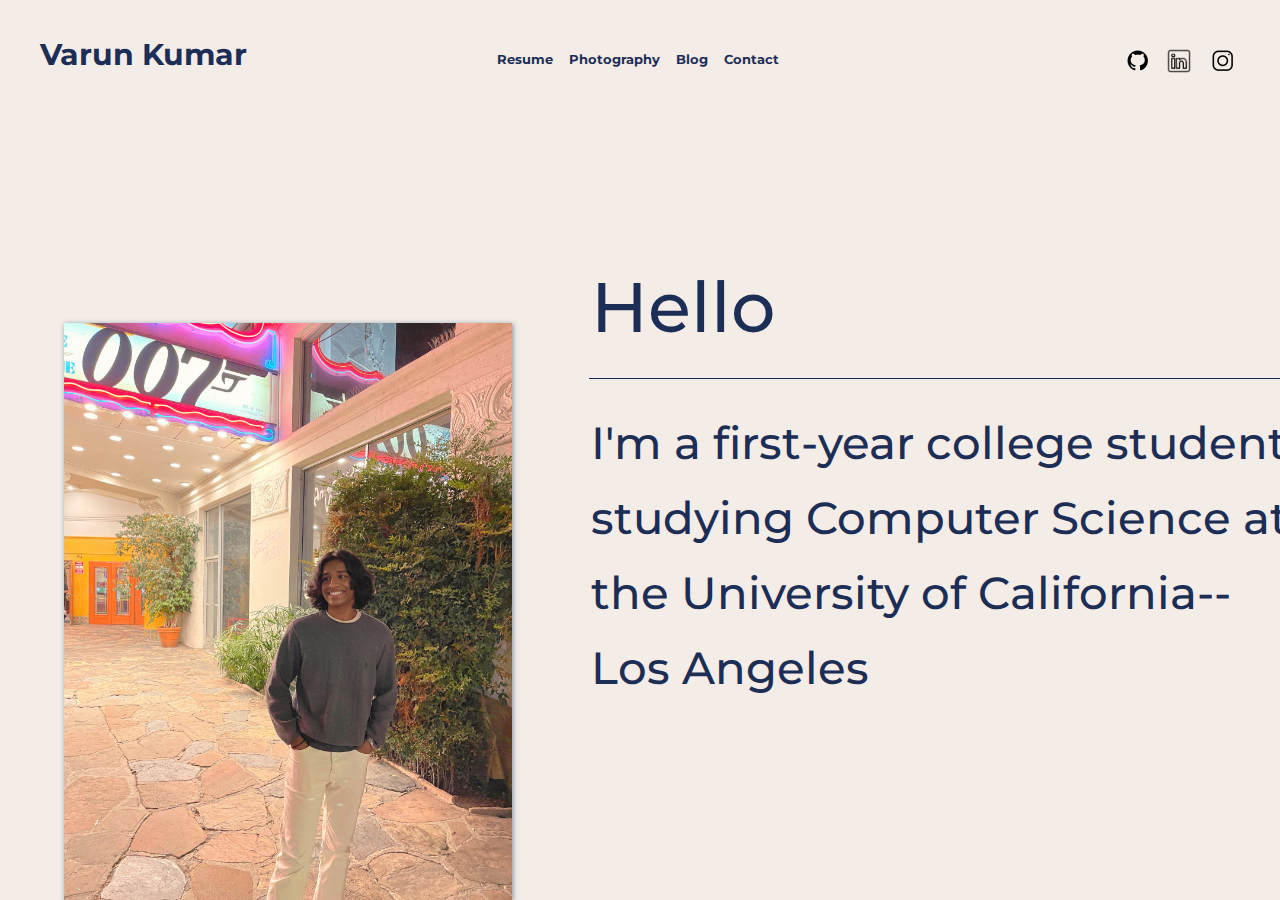
<file: index.html>
<!doctype html>
<html>
<head>
	<link rel="mask-icon" href="icon1.svg" viewbox="0 0 16 16">
	<!-- for FF, Chrome, Opera -->
<!-- 	<link rel="icon" type="image/png" href="/assets/favicons/favicon-16x16.png" sizes="16x16">
	<link rel="icon" type="image/png" href="/assets/favicons/favicon-32x32.png" sizes="32x32"> -->

	<!-- for IE -->
<!-- 	<link rel="icon" type="image/x-icon" href="/assets/favicons/favicon.ico" >
	<link rel="shortcut icon" type="image/x-icon" href="/assets/favicons/favicon.ico"/> -->


	<meta charset="utf-8">
	<meta name="viewport" content="width=device-width, initial-scale=1">
	<title>Varun Kumar</title>
	<link rel="stylesheet" href="css/bootstrap.min.css">
	<link rel="stylesheet" href="css/bootstrap.css">
	<link href='https://fonts.googleapis.com/css?family=Montserrat' rel='stylesheet'>
	<style type="text/css">
	*{
		box-sizing: border-box;
	}
	html {
		background-color: #f4ece6;
	}
	h1 {
		font-size: 30px;
		text-align: center;
		color: #1c2e56;
		display: block;
		margin: 0px;
		font-family: 'Montserrat';
	}
	body {
		color:  #f4ece6;
		margin: 0;
		padding: 0;
	}
	.bio1 {
		position:absolute;
		width: 700px;
		top: 30%;
		left: 46.18%;
	}
	.bio1 h2{
		color: #1c2e56;
		font-family: 'Montserrat';
		font-size: 70px;
		line-height: 75px;
	}
	.bio {
		position:absolute;
		width: 700px;
		top: 45%;
		left: 46.18%;
	}
	.bio h2{
		color: #1c2e56;
		font-family: 'Montserrat';
		font-size: 45px;
		line-height: 75px;

	}
	.headerLine {
		position: absolute;
		width: 54%;
		height: 0px;
		border-bottom: 1px solid #1c2e56;
		top: 42%;
		right: 0%;
	}

	.footerIcons {
		display: flex;
		flex-wrap: nowrap;
		flex:  100%;
		position: absolute;
		right:  12%;
		top: 63px;
	}
	@media screen and (max-width: 991px) {
	  .footerIcons {
	   	position: absolute;
		left: 3.125%;
		top: 90px;
	  }
	}
	#icon1 {
		position: absolute;
		right: 0px !important;
		left:  0px;
		bottom:  -11px;
	}
	#icon2 {
		position: absolute;
		right: 0px !important;
		left:  40px;
		bottom:  -10.5px;
	}
	#icon3 {
		position: absolute;
		right: 0px !important;
		left:  85px;
		bottom:  -11px;
	}
	.heading1 {
		font-size: 30px;
		color: #1c2e56 !important;
		font-family: 'Montserrat';
		font-weight: bold;
		position: absolute;
		margin:  0px;
		top: 27px;
		left: 3.125%;
	}
	.heading2 {
		position: absolute;
		top: 42px;
		left:  38.194%;
	}
	.heading2 a{
		font-size: 13px;
		color: #1c2e56 !important;
		font-family: 'Montserrat';
		font-weight: bold;
	}
	.btn1 {
		position: relative;
		left:  80%;
		top:  35px;
	}
	
	@media screen and (max-width: 991px) {
	  .heading2 {
	   left: 80%;
	   top:  80px;

	  }
	  .heading2 a {
	  	font-size: 10px;
	  }
	}
	@media screen and (max-width: 400px) {
	  .heading2 {
	   left: 79%;
	   top:  80px;

	  }
	  .heading2 a {
	  	font-size: 10px;
	  }
	}
	@media screen and (max-width: 400px) {
	  .heading2 {
	   left: 79%;
	   top:  80px;

	  }
	  .heading2 a {
	  	font-size: 10px;
	  }
	}
	#mainImg {
		position:absolute;
		bottom: 0%;
		left: 4.861%;
		opacity: 93%;
		box-shadow: 1px 1px 5px lightslategray;
	/*width: 35%;
		height: 75%;*/
		/*max-width: 35%;*/
		/*maxheight: 75%;*/
	}

@media screen and (min-width: 1150px) {
	  #mainImg {
	  	width: 35%;
	  	left: 0%;
	  	margin-left: 5%;
	  	position: absolute;
	  	bottom: 0px;
	  }
	}

@media screen and (max-width: 1150px) {
	  #mainImg {
	  	width: 90%;
	  	left: 0%;
	  	margin-left: 5%;
	  	position: absolute;
	  	top: 25vw;
	  }
	  .bio {
	  	position: relative;
	  	top:  144vw;
	  	width: 80vw;
	  	left: 5%;
	  	margin: 0px 0px 0px 0px;
	  	padding: 0px 0px 50px 0px;
	  	
	  }
	  .bio h2{
	  	font-size: 2.5vw;
	  	width: 80vw;
	  	line-height: 45px;
	  	margin: 0px 0px 0px 0px;
	  	padding: 0px 0px 100px 0px;
	  	
	  }
	  .bio1 {
	  	position: relative;
	  	top:  141vw;
	  	width: 80vw;
	  	left: 5%;
	  	margin: 0px;
	  }
	  .bio1 h2{
	  	font-size: 10vw;
	  	width: 80vw;
	  	right: 0%;
	  	margin: 0px;
	  }
	  .headerLine {
	  	position: relative;
	  	top:  150vw;
	  	width: 100%;
	  }
	}
	@media screen and (max-width: 785px) {
	  #mainImg {
	  	top: 30vw;
	  }
	  .bio {
	  	top:  144vw;
	  }
	  .bio1 {
	  	top:  142vw;
}
	  .headerLine {
	  	top:  154vw;
	  }
	}

		@media screen and (max-width: 680px) {
	  #mainImg {
	  	top: 35vw;
	  }
	  .bio {
	  	top:  149vw;
	  }
	  .bio1 {
	  	top:  147vw;
	}
	  .headerLine {
	  	top:  160vw;
	  }
	}
			@media screen and (max-width: 570px) {
	  #mainImg {
	  	top: 42vw;
	  }
	  .bio {
	  	top:  152vw;
	  }
	  .bio1 {
	  	top:  150vw;
	}
	  .headerLine {
	  	top:  165vw;
	  }
	}
				@media screen and (max-width: 500px) {
	  #mainImg {
	  	top: 48vw;
	  }
	  .bio {
	  	top:  157vw;
	  }
	 	 .bio h2{
	  	font-size: 3.5vw;
	  	
	  }
	  .bio1 {
	  	top:  155vw;
	}
	  .headerLine {
	  	top:  170vw;
	  }
	}
		@media screen and (max-width: 420px) {
	  #mainImg {
	  	top: 55vw;
	  }
	  .bio {
	  	top:  160vw;
	  }
	  .bio1 {
	  	top:  158vw;
	}
	  .headerLine {
	  	top:  177vw;
	  }
	}
		@media screen and (max-width: 360px) {
	  #mainImg {
	  	top: 65vw;
	  }
	  .bio {
	  	top:  165vw;
	  }
	  .bio1 {
	  	top:  163vw;
	}
	  .headerLine {
	  	top:  187vw;
	  }
	}
/*
@media screen and (max-width: 800px) {
	  #mainImg {
	  	width: 90%;
	  	left: 0%;
	  	margin-left: 5%;
	  	position: absolute;
	  	top: 25%;
	  }
	  .bio {
	  	position: relative;
	  	top:  1180px;
	  	width: 650px;
	  	left: 5%;
	  	margin: 0px 0px 0px 0px;
	  	padding: 0px 0px 50px 0px;
	  	
	  }
	  .bio h2{
	  	font-size: 25px;
	  	width: 650px;
	  	line-height: 45px;
	  	margin: 0px 0px 0px 0px;
	  	padding: 0px 0px 100px 0px;
	  	
	  }
	  .bio1 {
	  	position: relative;
	  	top:  1120px;
	  	width: 650px;
	  	left: 5%;
	  	margin: 0px;
	  }
	  .bio1 h2{
	  	font-size: 60px;
	  	width: 650px;
	  	right: 0%;
	  	margin: 0px;
	  }
	  .headerLine {
	  	position: relative;
	  	top:  1210px;
	  	width: 100%;
	  }
	}

	@media screen and (max-width: 630px) {
	  #mainImg {
	  	width: 90%;
	  	left: 0%;
	  	margin-left: 5%;
	  	position: absolute;
	  	top: 25%;
	  }
	  .bio {
	  	position: relative;
	  	top:  980px;
	  	width: 340px;
	  	left: 5%;
	  	margin: 0px 0px 0px 0px;
	  	padding: 0px 0px 50px 0px;
	  	
	  }
	  .bio h2{
	  	font-size: 25px;
	  	width: 470px;
	  	line-height: 45px;
	  	margin: 0px 0px 0px 0px;
	  	padding: 0px 0px 100px 0px;
	  	
	  }
	  .bio1 {
	  	position: relative;
	  	top:  920px;
	  	width: 300px;
	  	left: 5%;
	  	margin: 0px;
	  }
	  .bio1 h2{
	  	font-size: 60px;
	  	width: 300px;
	  	right: 0%;
	  	margin: 0px;
	  }
	  .headerLine {
	  	position: relative;
	  	top:  1010px;
	  	width: 100%;
	  }
	}
	@media screen and (max-width: 500px) {
	  #mainImg {
	  	width: 90%;
	  	left: 0%;
	  	margin-left: 5%;
	  	position: absolute;
	  	top: 30%;
	  }
	  .bio {
	  	position: relative;
	  	top:  780px;
	  	width: 340px;
	  	left: 5%;
	  	margin: 0px 0px 0px 0px;
	  	padding: 0px 0px 50px 0px;
	  	
	  }
	  .bio h2{
	  	font-size: 17px;
	  	width: 340px;
	  	line-height: 45px;
	  	margin: 0px 0px 0px 0px;
	  	padding: 0px 0px 100px 0px;
	  	
	  }
	  .bio1 {
	  	position: relative;
	  	top:  720px;
	  	width: 300px;
	  	left: 5%;
	  	margin: 0px;
	  }
	  .bio1 h2{
	  	font-size: 50px;
	  	width: 300px;
	  	right: 0%;
	  	margin: 0px;
	  }
	  .headerLine {
	  	position: relative;
	  	top:  810px;
	  	width: 100%;
	  }
	}*//*
	@media screen and (max-width: 320px) {
	  #mainImg {
	  	width: 90%;
	  	left: 0%;
	  	margin-left: 5%;
	  	position: absolute;
	  	top: 25%;
	  }
	  .bio {
	  	position: relative;
	  	top:  780px;
	  	width: 260px;
	  	left: 5%;
	  	margin: 0px 0px 0px 0px;
	  	padding: 0px 0px 50px 0px;
	  	
	  }
	  .bio h2{
	  	font-size: 17px;
	  	width: 260px;
	  	line-height: 45px;
	  	margin: 0px 0px 0px 0px;
	  	padding: 0px 0px 100px 0px;
	  	
	  }
	  .bio1 {
	  	position: relative;
	  	top:  720px;
	  	width: 260px;
	  	left: 5%;
	  	margin: 0px;
	  }
	  .bio1 h2{
	  	font-size: 50px;
	  	width: 260px;
	  	right: 0%;
	  	margin: 0px;
	  }
	  .headerLine {
	  	position: relative;
	  	top:  810px;
	  	width: 100%;
	  }
	}*/

	@media screen and (max-width: 900px) and (max-height: 440px) and (min-height: 320px) and (min-width: 560px) {
	  #mainImg {
	  	width: 90%;
	  	left: 0%;
	  	margin-left: 5%;
	  	position: absolute;
	  	top: 70%
	  }
	  .bio {
	  	position: relative;
	  	top:  1280px;
	  	width: 650px;
	  	left: 5%;
	  	margin: 0px 0px 0px 0px;
	  	padding: 0px 0px 50px 0px;
	  	
	  }
	  .bio h2{
	  	font-size: 25px;
	  	width: 650px;
	  	line-height: 45px;
	  	margin: 0px 0px 0px 0px;
	  	padding: 0px 0px 100px 0px;
	  	
	  }
	  .bio1 {
	  	position: relative;
	  	top:  1220px;
	  	width: 650px;
	  	left: 5%;
	  	margin: 0px;
	  }
	  .bio1 h2{
	  	font-size: 60px;
	  	width: 650px;
	  	right: 0%;
	  	margin: 0px;
	  }
	  .headerLine {
	  	position: relative;
	  	top:  1310px;
	  	width: 100%;
	  }
	}
	@media screen and (min-height: 1000px) and (max-width: 1100px) {
	  #mainImg {
	  	width: 90%;
	  	left: 0%;
	  	margin-left: 5%;
	  	position: absolute;
	  	top: 25vh;
	  }
	  .bio {
	  	position: relative;
	  	top:  160vh;
	  	width: 650px;
	  	left: 5%;
	  	margin: 0px 0px 0px 0px;
	  	padding: 0px 0px 50px 0px;
	  	
	  }
	  .bio h2{
	  	font-size: 25px;
	  	width: 650px;
	  	line-height: 45px;
	  	margin: 0px 0px 0px 0px;
	  	padding: 0px 0px 100px 0px;
	  	
	  }
	  .bio1 {
	  	position: relative;
	  	top:  155vh;
	  	width: 650px;
	  	left: 5%;
	  	margin: 0px;
	  }
	  .bio1 h2{
	  	font-size: 60px;
	  	width: 650px;
	  	right: 0%;
	  	margin: 0px;
	  }
	  .headerLine {
	  	position: relative;
	  	top:  162vh;
	  	width: 100%;
	  }
	}


	</style>
	
</head>
<body>
	<nav class="navbar navbar-expand-lg navbar-light" style="background-color: none;">
  <a class="navbar-brand heading1" href="index.html">Varun Kumar</a>
  <button class="navbar-toggler collpased btn1" type="button" data-toggle="collapse" data-target="#navbarNavAltMarkup" aria-controls="navbarNavAltMarkup" aria-expanded="false" aria-label="Toggle navigation">
    <span class="navbar-toggler-icon"></span>
  </button>
  <div class="collapse navbar-collapse" id="navbarNavAltMarkup">
    <div class="navbar-nav heading2">
      <a class="nav-item nav-link active" href="index_projects.html">Resume</a>
      <a class="nav-item nav-link" href="index_photography.html">Photography</a>
      <a class="nav-item nav-link" href="index_blog.html">Blog</a>
      <a class="nav-item nav-link" href="index_contactme.html">Contact</a>
    </div>
  </div>
</nav>
	<div class = "footerIcons">
		<a href="https://www.instagram.com/vrn_kmr/" target="_blank">
			<img id="icon3" src="instagram_logo.png" height="25px" width="25px" style="position:absolute;">
		</a>
		<a href="https://www.linkedin.com/in/varunkumar5/" target="_blank">
			<img id="icon2" src="linkedin_logo.png" height="25.8px" width="25.8px" style="position:absolute;">
		</a>
		<a href="https://github.com/vvkumar2" target="_blank">
			<img id="icon1" src="github_logo.png" height="25px" width="25px" style="position:absolute;">
		</a>
	</div>

	<div>
		<img id = "mainImg" src="IMG_0497 4.JPG" width="465px">
	</div>
	<div class="headerLine"></div>

	<div class = "bio1"><h2>Hello</h2></div>
	<div class = "bio"><h2>I'm a first-year college student studying Computer Science at the University of California-- Los Angeles</h2></div>

	 <script src="https://code.jquery.com/jquery-3.5.1.slim.min.js" integrity="sha384-DfXdz2htPH0lsSSs5nCTpuj/zy4C+OGpamoFVy38MVBnE+IbbVYUew+OrCXaRkfj" crossorigin="anonymous"></script>
	<script src="https://cdn.jsdelivr.net/npm/bootstrap@4.5.3/dist/js/bootstrap.bundle.min.js" integrity="sha384-ho+j7jyWK8fNQe+A12Hb8AhRq26LrZ/JpcUGGOn+Y7RsweNrtN/tE3MoK7ZeZDyx" crossorigin="anonymous"></script>
</body>
</html>
</file>
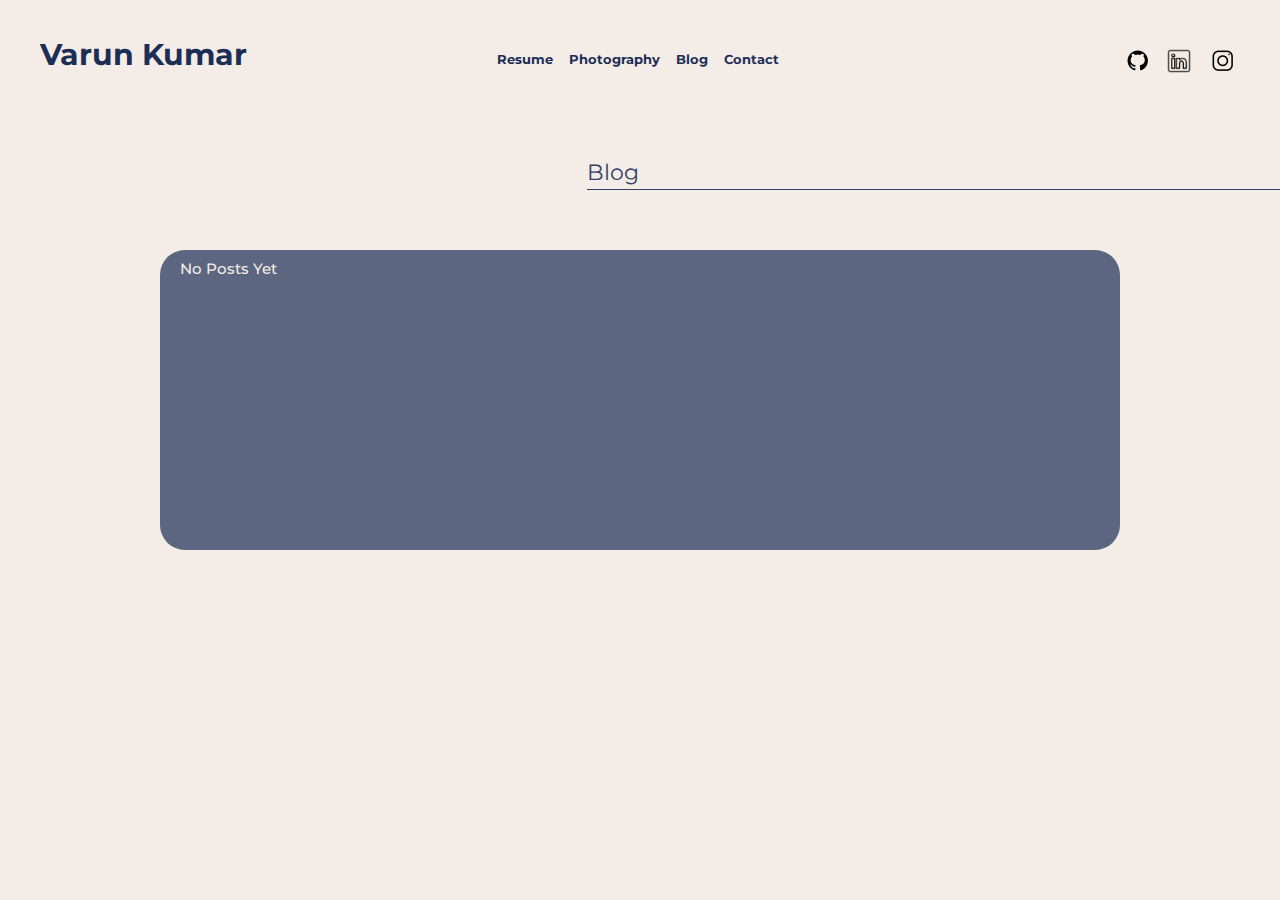
<file: index_blog.html>
<!doctype html>
<html>
<head>
	<meta charset="utf-8">
	<meta name="viewport" content="width=device-width, initial-scale=1">
	<title>Contact Me</title>
	<link rel="stylesheet" href="css/bootstrap.min.css">
	<link rel="stylesheet" href="css/bootstrap.css">
	<link href='https://fonts.googleapis.com/css?family=Montserrat' rel='stylesheet'>
	<style type="text/css">

	*{
		box-sizing: border-box;
	}
	html {
		background-color: #f4ece6;
	}
	
	body {
		color:  #ffffff00 !important;
		background-color: #ffffff00;
		margin: 0;
		padding: 0;
	}
	h1 {
		font-size: 40px;
		text-align: center;
		color: #f4ece6;
		font-family: 'Montserrat';
	}
	h2 {
		font-size: 28px;
		text-align: center;
		color: #f4ece6;
		font-family: 'Montserrat';
	}
	h3 {
		font-size: 22px;
		text-align: center;
		color: #f4ece6;
		font-family: 'Montserrat';
	}
	.header {
		float: left;
		font-size: 13px;
		position:absolute;
		color: #1c2e56;
		font-family: 'Montserrat';
		top: 37px;
	}
	.header a, .header a:link, .header a:visited, .header a:focus, .header a:hover, .header a:active {
		text-decoration: none;
		color: #1c2e56;
		cursor: pointer;
	}
	.box {
		display: flex;
		flex-wrap: wrap;
		flex:  50%;
		width:  100%;
		height: 350px;
		background-color: #1c2e56;
		opacity: 90%;
		position: absolute;
		top:  30%;
	}

	@media screen and (max-height: 570px) {
	  .box {
	   position: absolute;
		top: 20%;
	  }
	}
	.fr, .fr1, .fr3, .fr4 {
		flex: 100%;
		bottom: -40px;
	}
	.fr {
		position: relative;
		bottom: -20;
	}
	.fr1 {
		position: relative;
		bottom: -5px;
	}
	.fr3{
		position: relative;
		bottom : -20px;
	}
	.fr4 {
		position: relative;
		bottom: 15px;
	}
	.footerIcons {
		display: flex;
		flex-wrap: nowrap;
		flex:  100%;
		position: absolute;
		right:  12%;
		top: 63px;
	}
	@media screen and (max-width: 991px) {
	  .footerIcons {
	   	position: absolute;
		left: 3.125%;
		top: 90px;
	  }
	}
	#icon1 {
		position: absolute;
		right: 0px !important;
		left:  0px;
		bottom:  -11px;
	}
	#icon2 {
		position: absolute;
		right: 0px !important;
		left:  40px;
		bottom:  -10.5px;
	}
	#icon3 {
		position: absolute;
		right: 0px !important;
		left:  85px;
		bottom:  -11px;
	}
	.heading1 {
		font-size: 30px;
		color: #1c2e56 !important;
		font-family: 'Montserrat';
		font-weight: bold;
		position: absolute;
		margin:  0px;
		top: 27px;
		left: 3.125%;
	}
	.heading2 {
		position: absolute;
		top: 42px;
		left:  38.194%;
	}
	.heading2 a{
		font-size: 13px;
		color: #1c2e56 !important;
		font-family: 'Montserrat';
		font-weight: bold;
	}
	.btn1 {
		position: relative;
		left:  80%;
		top:  35px;
	}
	
	@media screen and (max-width: 991px) {
	  .heading2 {
	   left: 80%;
	   top:  80px;

	  }
	  .heading2 a {
	  	font-size: 10px;
	  }
	}
	@media screen and (max-width: 400px) {
	  .heading2 {
	   left: 79%;
	   top:  80px;

	  }
	  .heading2 a {
	  	font-size: 10px;
	  }
	}
	@media screen and (max-width: 400px) {
	  .heading2 {
	   left: 79%;
	   top:  80px;

	  }
	  .heading2 a {
	  	font-size: 10px;
	  }
	}
	.headerBox {
		display: flex;
		flex-wrap: nowrap;
		flex: 50%;
		max-width: 54.167%;
		align-content: center;
		border-bottom: 1px solid #1c2e56;
  	color: #1c2e56;
		font-family: 'Montserrat';
		font-size: 22px;
		background-color: none;
		opacity: 90%;
		position: relative;
		top:  140px;
		left: 45.833%;
	}
	.post1 {
		font-family: 'Montserrat';
		width: 75%;
		height: 300px;
		margin-right: auto;
		margin-left: auto;
		background-color: #5c6681;
		position: relative;
		top:  200px;
		border-radius: 25px;
	}
	.post1 h1 {
		text-align: left;
		color: #f4ece6;
		font-size: 15px;
		position: relative;
		left: 20px;
		top: 10px;
	}

	</style>
	
</head>
<body>
	<nav class="navbar navbar-expand-lg navbar-light" style="background-color: none;">
  <a class="navbar-brand heading1" href="index.html">Varun Kumar</a>
  <button class="navbar-toggler collpased btn1" type="button" data-toggle="collapse" data-target="#navbarNavAltMarkup" aria-controls="navbarNavAltMarkup" aria-expanded="false" aria-label="Toggle navigation">
    <span class="navbar-toggler-icon"></span>
  </button>
  <div class="collapse navbar-collapse" id="navbarNavAltMarkup">
    <div class="navbar-nav heading2">
      <a class="nav-item nav-link active" href="index_projects.html">Resume</a>
      <a class="nav-item nav-link" href="index_photography.html">Photography</a>
      <a class="nav-item nav-link" href="index_blog.html">Blog</a>
      <a class="nav-item nav-link" href="index_contactme.html">Contact</a>
    </div>
  </div>
</nav>
	<div class = "footerIcons">
		<a href="https://www.instagram.com/vrn_kmr/" target="_blank">
			<img id="icon3" src="instagram_logo.png" height="25px" width="25px" style="position:absolute;">
		</a>
		<a href="https://www.linkedin.com/in/varunkumar5/" target="_blank">
			<img id="icon2" src="linkedin_logo.png" height="25.8px" width="25.8px" style="position:absolute;">
		</a>
		<a href="https://github.com/vvkumar2" target="_blank">
			<img id="icon1" src="github_logo.png" height="25px" width="25px" style="position:absolute;">
		</a>
	</div>


	<div class = "headerBox">Blog</div>
	<div class = "post1">
		<h1>No Posts Yet</h1>
	</div>

	<script src="https://code.jquery.com/jquery-3.5.1.slim.min.js" integrity="sha384-DfXdz2htPH0lsSSs5nCTpuj/zy4C+OGpamoFVy38MVBnE+IbbVYUew+OrCXaRkfj" crossorigin="anonymous"></script>
	<script src="https://cdn.jsdelivr.net/npm/bootstrap@4.5.3/dist/js/bootstrap.bundle.min.js" integrity="sha384-ho+j7jyWK8fNQe+A12Hb8AhRq26LrZ/JpcUGGOn+Y7RsweNrtN/tE3MoK7ZeZDyx" crossorigin="anonymous"></script>
</body>
</html>
</file>
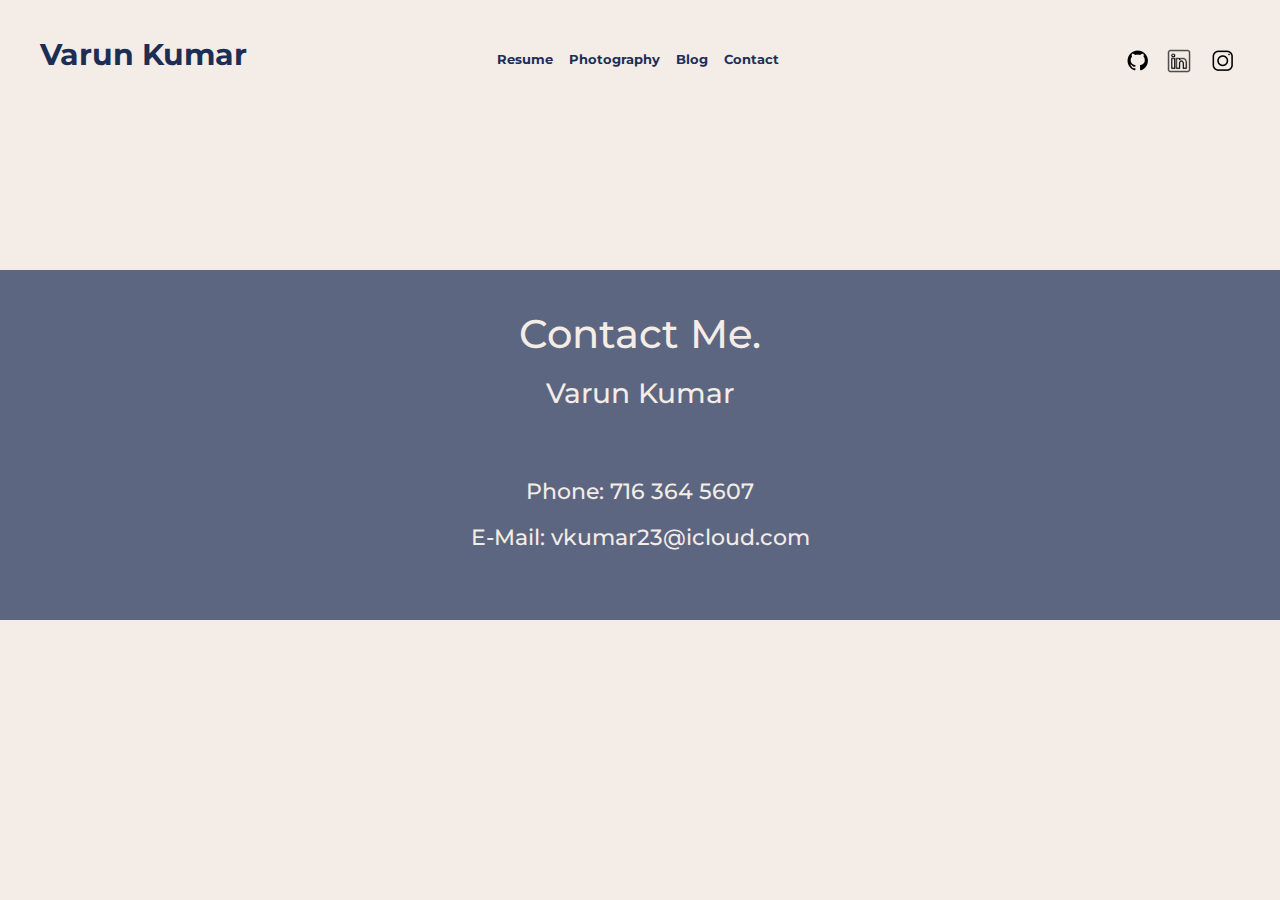
<file: index_contactme.html>
<!doctype html>
<html>
<head>
	<meta charset="utf-8">
	<meta name="viewport" content="width=device-width, initial-scale=1">
	<title>Contact Me</title>
	<link rel="stylesheet" href="css/bootstrap.min.css">
	<link rel="stylesheet" href="css/bootstrap.css">
	<link href='https://fonts.googleapis.com/css?family=Montserrat' rel='stylesheet'>
	<style type="text/css">

	*{
		box-sizing: border-box;
	}
	html {
		background-color: #f4ece6;
	}
	
	body {
		color:  #ffffff00;
		background-color: #ffffff00;
		margin: 0;
		padding: 0;
	}
	h1 {
		font-size: 40px;
		text-align: center;
		color: #f4ece6;
		font-family: 'Montserrat';
	}
	h2 {
		font-size: 28px;
		text-align: center;
		color: #f4ece6;
		font-family: 'Montserrat';
	}
	h3 {
		font-size: 22px;
		text-align: center;
		color: #f4ece6;
		font-family: 'Montserrat';
	}
	.header {
		float: left;
		font-size: 13px;
		position:absolute;
		color: #1c2e56;
		font-family: 'Montserrat';
		top: 37px;
	}
	.header a, .header a:link, .header a:visited, .header a:focus, .header a:hover, .header a:active {
		text-decoration: none;
		color: #1c2e56;
		cursor: pointer;
	}
	.box {
		display: flex;
		flex-wrap: wrap;
		flex:  50%;
		width:  100%;
		height: 350px;
		background-color: #1c2e56;
		opacity: 70%;
		position: absolute;
		top:  30%;
	}

	@media screen and (max-height: 570px) {
	  .box {
	   position: absolute;
		top: 20%;
	  }
	}
	.fr, .fr1, .fr3, .fr4 {
		flex: 100%;
		bottom: -40px;
	}
	.fr {
		position: relative;
		bottom: -20;
	}
	.fr1 {
		position: relative;
		bottom: -5px;
	}
	.fr3{
		position: relative;
		bottom : -20px;
	}
	.fr4 {
		position: relative;
		bottom: 15px;
	}
	.footerIcons {
		display: flex;
		flex-wrap: nowrap;
		flex:  100%;
		position: absolute;
		right:  12%;
		top: 63px;
	}
	@media screen and (max-width: 991px) {
	  .footerIcons {
	   	position: absolute;
		left: 3.125%;
		top: 90px;
	  }
	}
	#icon1 {
		position: absolute;
		right: 0px !important;
		left:  0px;
		bottom:  -11px;
	}
	#icon2 {
		position: absolute;
		right: 0px !important;
		left:  40px;
		bottom:  -10.5px;
	}
	#icon3 {
		position: absolute;
		right: 0px !important;
		left:  85px;
		bottom:  -11px;
	}
	.heading1 {
		font-size: 30px;
		color: #1c2e56 !important;
		font-family: 'Montserrat';
		font-weight: bold;
		position: absolute;
		margin:  0px;
		top: 27px;
		left: 3.125%;
	}
	.heading2 {
		position: absolute;
		top: 42px;
		left:  38.194%;
	}
	.heading2 a{
		font-size: 13px;
		color: #1c2e56 !important;
		font-family: 'Montserrat';
		font-weight: bold;
	}
	.btn1 {
		position: relative;
		left:  80%;
		top:  35px;
	}
	
	@media screen and (max-width: 991px) {
	  .heading2 {
	   left: 80%;
	   top:  80px;

	  }
	  .heading2 a {
	  	font-size: 10px;
	  }
	}
	@media screen and (max-width: 400px) {
	  .heading2 {
	   left: 79%;
	   top:  80px;

	  }
	  .heading2 a {
	  	font-size: 10px;
	  }
	}
	@media screen and (max-width: 400px) {
	  .heading2 {
	   left: 79%;
	   top:  80px;

	  }
	  .heading2 a {
	  	font-size: 10px;
	  }
	}

	</style>
	
</head>
<body>
	<nav class="navbar navbar-expand-lg navbar-light" style="background-color: none;">
  <a class="navbar-brand heading1" href="index.html">Varun Kumar</a>
  <button class="navbar-toggler collpased btn1" type="button" data-toggle="collapse" data-target="#navbarNavAltMarkup" aria-controls="navbarNavAltMarkup" aria-expanded="false" aria-label="Toggle navigation">
    <span class="navbar-toggler-icon"></span>
  </button>
  <div class="collapse navbar-collapse" id="navbarNavAltMarkup">
    <div class="navbar-nav heading2">
      <a class="nav-item nav-link active" href="index_projects.html">Resume</a>
      <a class="nav-item nav-link" href="index_photography.html">Photography</a>
      <a class="nav-item nav-link" href="index_blog.html">Blog</a>
      <a class="nav-item nav-link" href="index_contactme.html">Contact</a>
    </div>
  </div>
</nav>
	<div class = "footerIcons">
		<a href="https://www.instagram.com/vrn_kmr/" target="_blank">
			<img id="icon3" src="instagram_logo.png" height="25px" width="25px" style="position:absolute;">
		</a>
		<a href="https://www.linkedin.com/in/varunkumar5/" target="_blank">
			<img id="icon2" src="linkedin_logo.png" height="25.8px" width="25.8px" style="position:absolute;">
		</a>
		<a href="https://github.com/vvkumar2" target="_blank">
			<img id="icon1" src="github_logo.png" height="25px" width="25px" style="position:absolute;">
		</a>
	</div>

	<div class = "box">
		<br> <br>
		<h1 class = "fr">Contact Me.</h1>
		<h2 class = "fr1">Varun Kumar</h2>
		<h3 class = "fr3">Phone: 716 364 5607</h3>
		<h3 class = "fr4">E-Mail: vkumar23@icloud.com</h4>
	</div>

	<script src="https://code.jquery.com/jquery-3.5.1.slim.min.js" integrity="sha384-DfXdz2htPH0lsSSs5nCTpuj/zy4C+OGpamoFVy38MVBnE+IbbVYUew+OrCXaRkfj" crossorigin="anonymous"></script>
	<script src="https://cdn.jsdelivr.net/npm/bootstrap@4.5.3/dist/js/bootstrap.bundle.min.js" integrity="sha384-ho+j7jyWK8fNQe+A12Hb8AhRq26LrZ/JpcUGGOn+Y7RsweNrtN/tE3MoK7ZeZDyx" crossorigin="anonymous"></script>
</body>
</html>
</file>
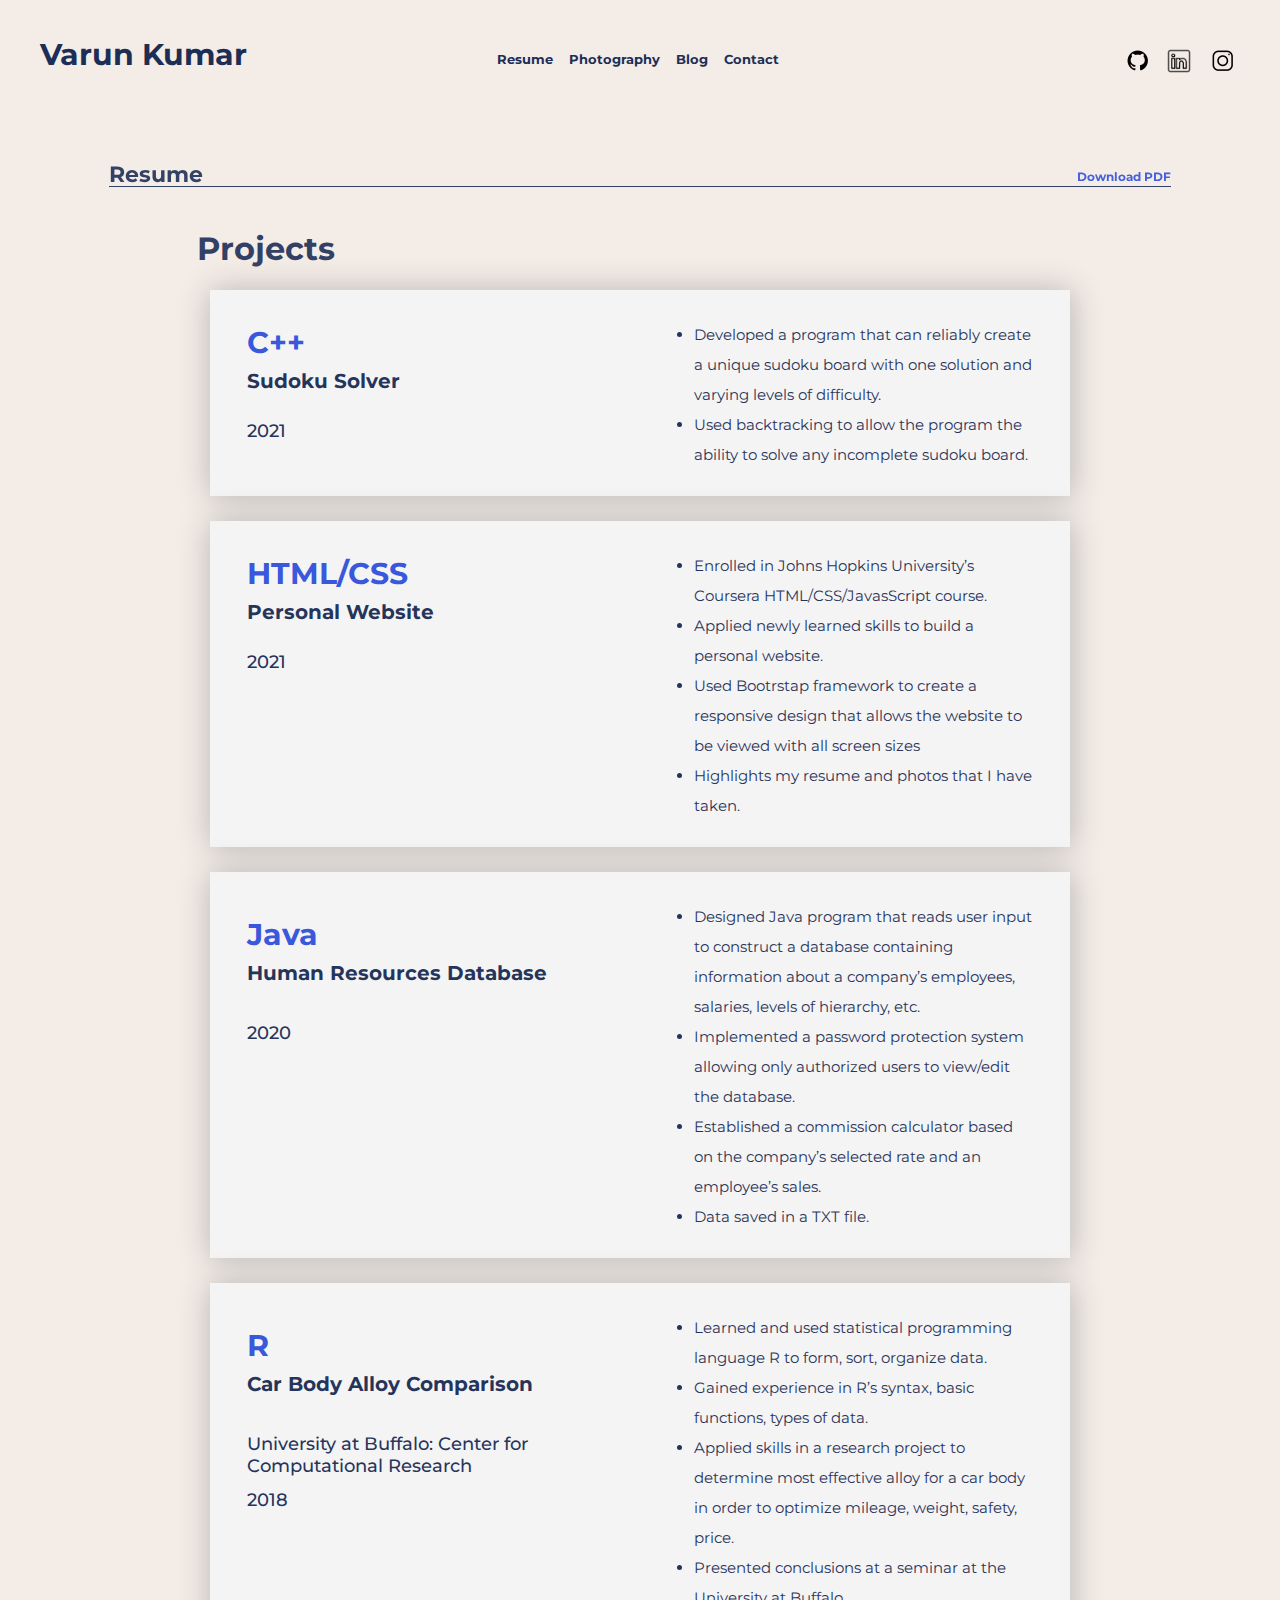
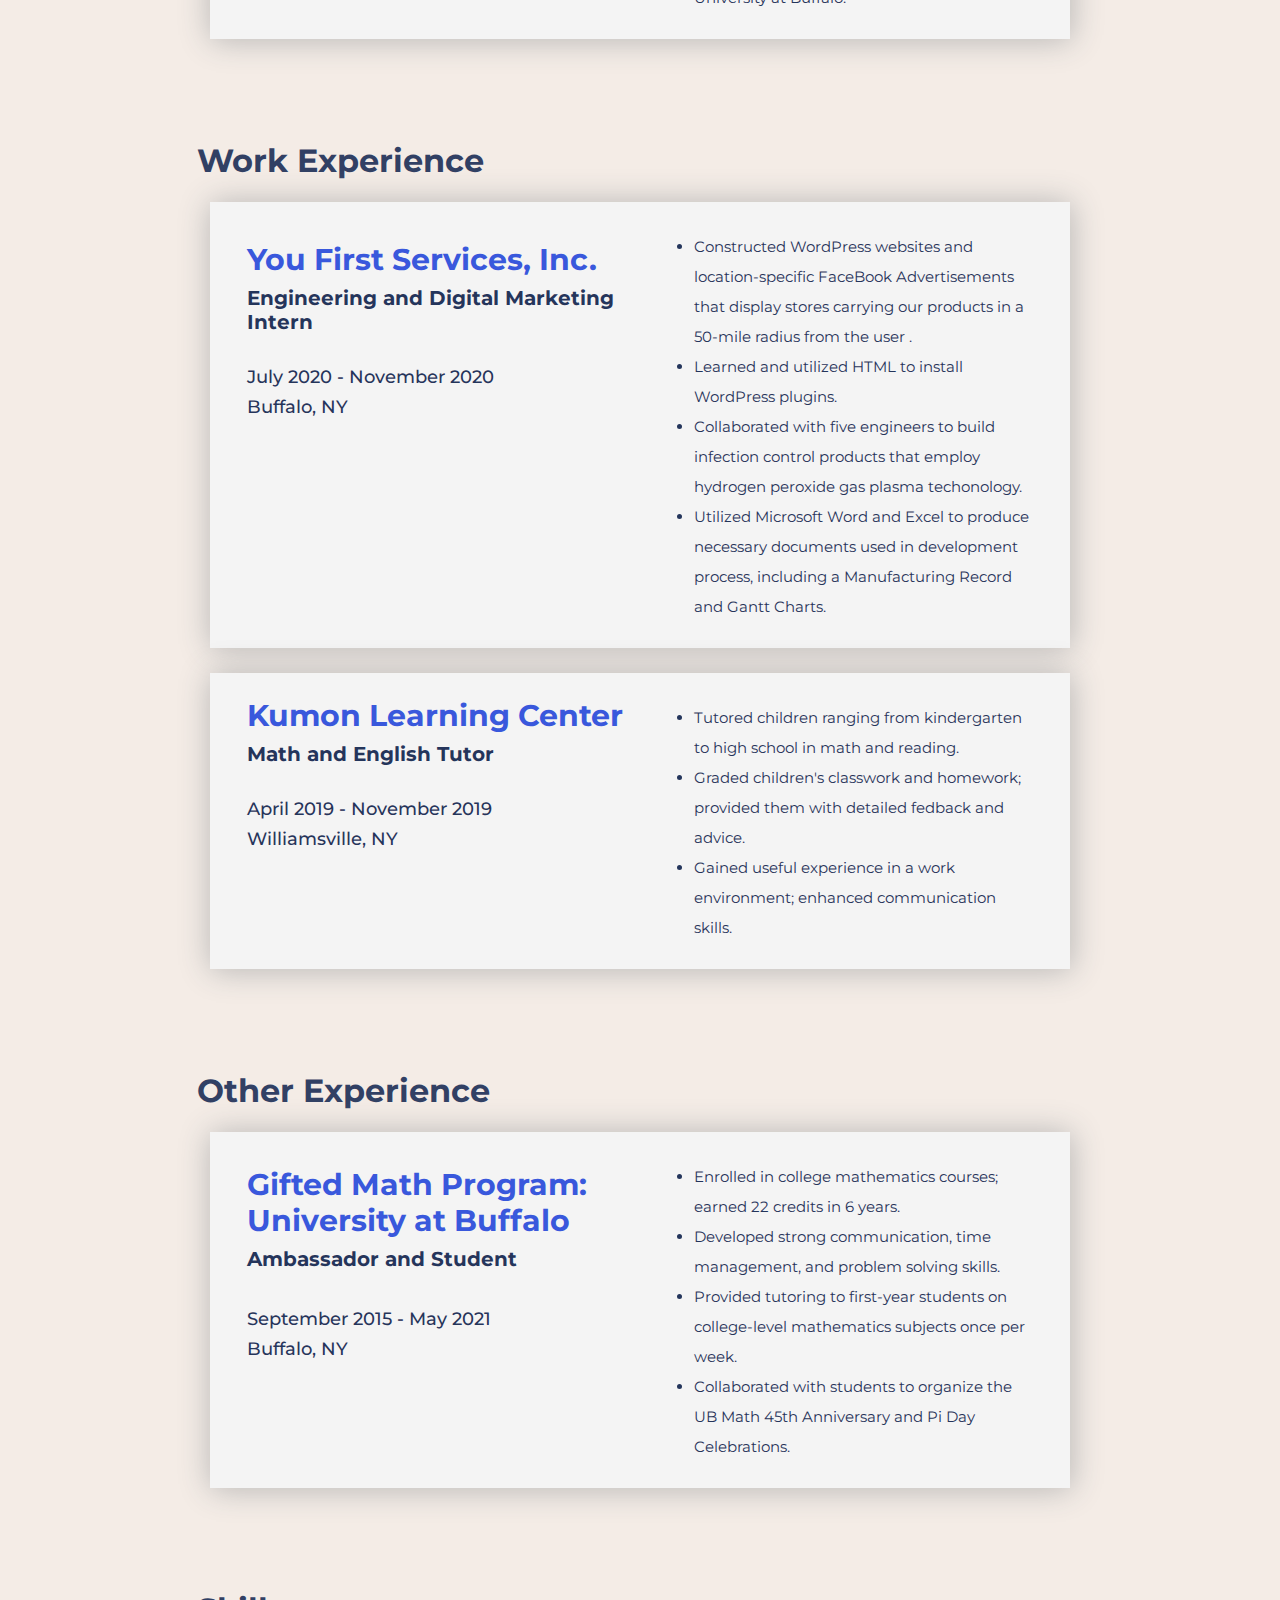
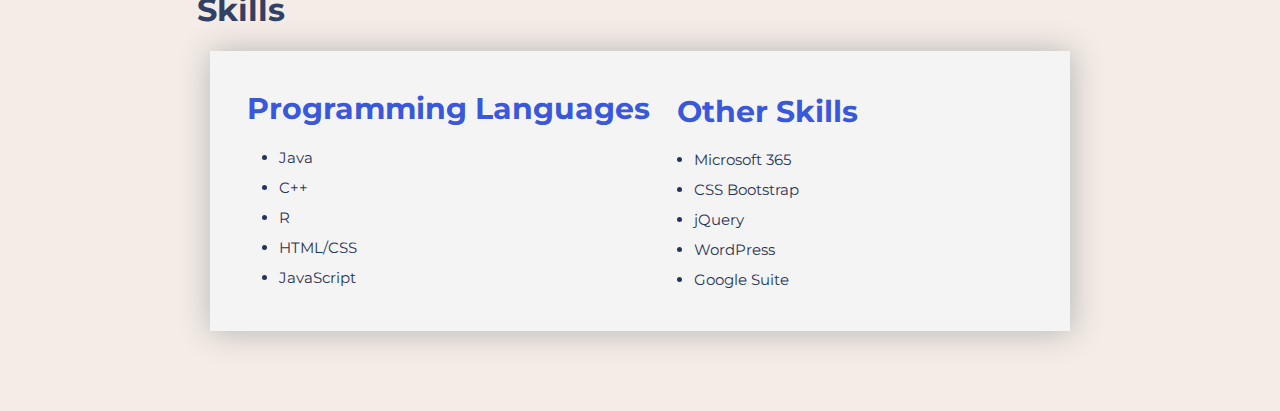
<file: index_projects.html>
<!doctype html>
<html>
<head>
	<meta charset="utf-8">
	<meta name="viewport" content="width=device-width, initial-scale=1">
	<title>Resume</title>
    <link rel="stylesheet" href="css/bootstrap.min.css">
    <link rel="stylesheet" href="css/bootstrap.rtl.min.css">
    <link rel="stylesheet" href="css/bootstrap.rtl.css"> 
	<link rel="stylesheet" href="css/bootstrap.css">
    <link rel="stylesheet" href="css/bootstrap-utilities.rtl.min.css">
    <link rel="stylesheet" href="css/bootstrap-utilities.rtl.css"> 
    <link rel="stylesheet" href="css/bootstrap-utilities.min.css">
    <link rel="stylesheet" href="css/bootstrap-utilities.css">
    <link rel="stylesheet" href="css/bootstrap-reboot.rtl.min.css"> 
    <link rel="stylesheet" href="css/bootstrap-reboot.min.css">
    <link rel="stylesheet" href="css/bootstrap-reboot.css">
    <link rel="stylesheet" href="css/bootstrap-grid.rtl.min.css"> 
    <link rel="stylesheet" href="css/bootstrap-grid.rtl.css">
    <link rel="stylesheet" href="css/bootstrap-grid.min.css">
    <link rel="stylesheet" href="css/bootstrap-grid.css"> 
	<link href='https://fonts.googleapis.com/css?family=Montserrat' rel='stylesheet'>
	<style type="text/css">
	*{
		box-sizing: border-box;
	}
	html {
		background-color: #f4ece6;
	}
	body { 
		background: #f4ece6 !important; 
	}
	.all {
		position: relative;
		top: 200px;
	}
	.row {
		box-shadow: 1px 1px 30px #b3b3b3;
	}
	.row-buffer { 
		margin-top: 25px;
		width: 77%;
		margin-right: auto; 
		margin-left: auto; 
	}
	.container {
		opacity: 96%;
	}
	.proj a:link, .proj a:visited, .proj a:focus, .proj a:active {
		text-decoration: none;
		color: #3252dc;
		cursor: pointer;
	}
	.proj a:hover {
		text-decoration: underline !important;
		color: #3252dc;
		cursor: pointer;
	}
	.proj3, .work2, .other1, .skill2 {
		margin-bottom: 90px;
	}
	.col-md-6 {
		background-color: whitesmoke;
	}
	.container h2 {
		font-size: 30px;
		text-align: left;
		color: #3252dc;
		font-family: 'Montserrat';
		font-weight: bold;
	}
	.container h3{
		font-size: 20px;
		text-align: left;
		color: #1c2e56;
		font-family: 'Montserrat';
		font-weight: bold;
	}
	.container h4 {
		font-size: 18px;
		text-align: left;
		color: #1c2e56;
		font-family: 'Montserrat';
	}
	.container ul {
		font-size: 15px;
		text-align: left;
		color: #1c2e56;
		font-family: 'Montserrat';
	}
	.container a, .container a:link, .container a:visited, .container a:focus, .container a:hover, .container a:active {
		text-decoration: none;
		color: #1c2e56;
		cursor: pointer;
	}


	.p4-1 h2, .p4-1 h3 {
		position: relative;
		top: 35px;
		left: 25px;
	} 
	.p4-1 h4 {
		position: relative;
		bottom: -55px;
		left: 25px;
	}
	.p4-1 {
		padding-bottom: 40px;
	}
	.p4-2 ul{
		position: relative;
		line-height: 30px;
		padding-top: 20px;
		padding-bottom: 20px;
		top: 10px;
		left:  10px;
	}
	.p1-1 h2, .p1-1 h3 {
		position: relative;
		top: 35px;
		left: 25px;
	} 
	.p1-1 h4 {
		position: relative;
		bottom: -55px;
		left: 25px;
	}
	.p1-1 {
		padding-bottom: 40px;
	}
	.p1-2 ul{
		position: relative;
		line-height: 30px;
		padding-top: 20px;
		padding-bottom: 20px;
		top: 10px;
		left:  10px;
	}
	.p2-1 h2, .p2-1 h3 {
		position: relative;
		top: 45px;
		left: 25px;
	}
	.p2-1 h4 {
		position: relative;
		bottom: -75px;
		left: 25px;
	}
	.p2-1 {
		padding-bottom: 60px;
	}
	.p2-2 ul{
		position: relative;
		line-height: 30px;
		padding-top: 20px;
		padding-bottom: 20px;
		top: 10px;
		left:  10px;
	}
	.p3-1 h2, .p3-1 h3 {
		position: relative;
		top: 45px;
		left: 25px;
		max-width: 300px;
	}
	.p3-1 h4 {
		position: relative;
		top: 75px;
		left: 25px;
		padding-bottom: 5px;
	}
	@media screen and (max-width: 800px) {
	  .p3-1 h4 {
	    max-width: 300px;
	  }
	}

	/* Responsive layout - makes the two columns stack on top of each other instead of next to each other */
	@media screen and (max-width: 600px) {
	  .p3-1 h4 {
	    max-width: 180px;
	  }
	}
	.p3-1 {
		padding-bottom: 60px;
	}
	.p3-2 ul{
		position: relative;
		line-height: 30px;
		padding-top: 20px;
		padding-bottom: 20px;
		top: 10px;
		left:  10px;
	}

	.w1-1 h2, .w1-1 h3 {
		position: relative;
		top: 40px;
		left: 25px;
		max-width: 380px;
	} 
	.w1-1 h4 {
		position: relative;
		bottom: -65px;
		left: 25px;
		max-width: 380px;
	}
	.w1-1 {
		padding-bottom: 60px;
	}
	.w1-2 ul{
		position: relative;
		line-height: 30px;
		padding-top: 20px;
		padding-bottom: 20px;
		top: 10px;
		left:  10px;
	}
	@media screen and (max-width: 600px) {
	  .w1-1 h4 {
	    max-width: 180px;
	  }
	}
	.w2-1 h2, .w2-1 h3 {
		position: relative;
		top: 25px;
		left: 25px;
		max-width: 380px;
	}
	.w2-1 h4 {
		position: relative;
		bottom: -50px;
		left: 25px;
		max-width: 380px;
	}
	.w2-1 {
		padding-bottom: 60px;
	}
	.w2-2 ul{
		position: relative;
		line-height: 30px;
		padding-top: 20px;
		padding-bottom: 20px;
		top: 10px;
		left:  10px;
	}
	@media screen and (max-width: 600px) {
	  .w2-1 h2, .w2-1 h3, .w2-1 h4 {
	    max-width: 180px;
	  }
	}

	.o1-1 h2, .o1-1 h3 {
		position: relative;
		top: 35px;
		left: 25px;
		max-width: 450px;
	} 
	.o1-1 h4 {
		position: relative;
		bottom: -65px;
		left: 25px;
	}
	.o1-1 {
		padding-bottom: 60px;
	}
	@media screen and (max-width: 600px) {
	  .all h2, .all h3, .all h4 {
	    max-width: 250px;
	  }
	}
	 @media screen and (max-width: 400px) {
	  .all h2, .all h3, .all h4 {
	    max-width: 200px;
	  }
	}
	.o1-2 ul{
		position: relative;
		line-height: 30px;
		padding-top: 20px;
		padding-bottom: 20px;
		top: 10px;
		left:  10px;
	}
	.skills1 {
		padding-bottom: 80px;
	}
	#s1{
		position: relative;
		top: 40px;
		left: 25px;
	} 
	#s2{
		position: relative;
		top: 43px;
		left: 25px;
		padding-top: 0px;
		margin-top: 0px;
	} 
	.s1-2 ul {
		position: relative;
		line-height: 30px;
		padding-top: 40px;
		padding-bottom: 30px;
		top: 10px;
		left:  10px;
	}
	.s1-1 ul {
		position: relative;
		line-height: 30px;
		padding-top: 40px;
		padding-bottom: 20px;
		margin: 0px;
		top: 0px;
		left:  25px;
	}
	.headerBox {
		display: flex;
		flex-wrap: nowrap;
		flex: 100%;
		max-width: 54.167%;
		align-content: center;
  		color: #1c2e56;
		font-family: 'Montserrat';
		font-size: 2em;
		font-weight: bold;
		background-color: none;
		opacity: 90%;
		position: relative;
		left: 15.4%;
		top: 208px;
	}

	.headerBox1 {
		display: flex;
		flex-wrap: nowrap;
		flex: 100%;
		max-width: 83%;
  		color: #1c2e56;
		font-family: 'Montserrat';
		border-bottom: 1px solid #1c2e56;
		font-size: 22px;
		font-weight: bold;
		background-color: none;
		opacity: 90%;
		position: relative;
		left: 8.5%;
		top: 170px;
	}
	.headerBox1 p {
		position: absolute;
		top: -28px;
		left: 0%;
	}
	.headerBox1 a {
		position: absolute;
		top: -18px;
		right:  0%;
		text-decoration: none;
		color: #3252dc;
		font-size: 12px;
	}
	.headerBox1 a:link, .headerBox1 a:visited, .headerBox1 a:focus, .headerBox1 a:active {
		text-decoration: none;
		color: #3252dc;
		cursor: pointer;
	}
	.headerBox1 a:hover {
		text-decoration: underline;
		color: #3252dc;
		cursor: pointer;
	}

	.footerIcons {
		display: flex;
		flex-wrap: nowrap;
		flex:  100%;
		position: absolute;
		right:  12%;
		top: 63px;
	}
	@media screen and (max-width: 991px) {
	  .footerIcons {
	   	position: absolute;
		left: 3.125%;
		top: 90px;
	  }
	}
	#icon1 {
		position: absolute;
		right: 0px !important;
		left:  0px;
		bottom:  -11px;
	}
	#icon2 {
		position: absolute;
		right: 0px !important;
		left:  40px;
		bottom:  -10.5px;
	}
	#icon3 {
		position: absolute;
		right: 0px !important;
		left:  85px;
		bottom:  -11px;
	}
	.heading1 {
		font-size: 30px;
		color: #1c2e56 !important;
		font-family: 'Montserrat';
		font-weight: bold;
		position: absolute;
		margin:  0px;
		top: 27px;
		left: 3.125%;
	}
	.heading2 {
		position: absolute;
		top: 42px;
		left:  38.194%;
	}
	.heading2 a{
		font-size: 13px;
		color: #1c2e56 !important;
		font-family: 'Montserrat';
		font-weight: bold;
	}
	.btn1 {
		position: relative;
		left:  80%;
		top:  35px;
	}
	
	@media screen and (max-width: 991px) {
	  .heading2 {
	   left: 80%;
	   top:  80px;

	  }
	  .heading2 a {
	  	font-size: 10px;
	  }
	}
	@media screen and (max-width: 400px) {
	  .heading2 {
	   left: 79%;
	   top:  80px;

	  }
	  .heading2 a {
	  	font-size: 10px;
	  }
	}
	@media screen and (max-width: 400px) {
	  .heading2 {
	   left: 79%;
	   top:  80px;

	  }
	  .heading2 a {
	  	font-size: 10px;
	  }
	}

	</style>
	
</head>
<body>
	<nav class="navbar navbar-expand-lg navbar-light" style="background-color: none;">
  <a class="navbar-brand heading1" href="index.html">Varun Kumar</a>
  <button class="navbar-toggler collpased btn1" type="button" data-toggle="collapse" data-target="#navbarNavAltMarkup" aria-controls="navbarNavAltMarkup" aria-expanded="false" aria-label="Toggle navigation">
    <span class="navbar-toggler-icon"></span>
  </button>
  <div class="collapse navbar-collapse" id="navbarNavAltMarkup">
    <div class="navbar-nav heading2">
      <a class="nav-item nav-link active" href="index_projects.html">Resume</a>
      <a class="nav-item nav-link" href="index_photography.html">Photography</a>
      <a class="nav-item nav-link" href="index_blog.html">Blog</a>
      <a class="nav-item nav-link" href="index_contactme.html">Contact</a>
    </div>
  </div>
</nav>
	<div class = "footerIcons">
		<a href="https://www.instagram.com/vrn_kmr/" target="_blank">
			<img id="icon3" src="instagram_logo.png" height="25px" width="25px" style="position:absolute;">
		</a>
		<a href="https://www.linkedin.com/in/varunkumar5/" target="_blank">
			<img id="icon2" src="linkedin_logo.png" height="25.8px" width="25.8px" style="position:absolute;">
		</a>
		<a href="https://github.com/vvkumar2" target="_blank">
			<img id="icon1" src="github_logo.png" height="25px" width="25px" style="position:absolute;">
		</a>
	</div>

	<div class = "headerBox1">
		<p id = "headerLineText">Resume</p>
		<a href="VK RESUME.pdf" target="_blank">Download PDF</a>
	</div>

	<div class = "headerBox all">Projects</div>
	<div class = "proj4 proj all container">
		<div class = "p4 row row-buffer">
			<div class ="p4-1 col-md-6">
				<h2>C++</h2>
				<h3><a href="https://github.com/vvkumar2/sudoku-backtracking.git" target="_blank">Sudoku Solver</a></h3>
				<h4>2021</h4>
			</div>
			<div class ="p4-2 col-md-6">
				<ul>
					<li>Developed a program that can reliably create a unique sudoku board with one solution and varying levels of difficulty.</li>
					<li>Used backtracking to allow the program the ability to solve any incomplete sudoku board.</li>
				</ul>
			</div>
		</div>
	</div>
	<div class = "proj1 proj all container d-flex flex-column">
		<div class = "p1 row row-buffer">
			<div class ="p1-1 col-md-6">
				<h2>HTML/CSS</h2>
				<h3><a href="https://github.com/vvkumar2/Personal-website" target="_blank">Personal Website</a></h3>
				<h4>2021</h4>
			</div>
			<div class ="p1-2 col-md-6" >
				<ul>
					<li>Enrolled in Johns Hopkins University’s Coursera HTML/CSS/JavasScript course.</li>
					<li>Applied newly learned skills to build a personal website.</li>
					<li>Used Bootrstap framework to create a responsive design that allows the website to be viewed with all screen sizes</li>
					<li>Highlights my resume and photos that I have taken.</li>
				</ul>
			</div>
		</div>
	</div>
	<div class = "proj2 proj all container">
		<div class = "p2 row row-buffer">
			<div class ="p2-1 col-md-6">
				<h2>Java</h2>
				<h3><a href="https://github.com/vvkumar2/HR-Database" target="_blank">Human Resources Database</a></h3>
				<h4>2020</h4>
			</div>
			<div class ="p2-2 col-md-6" >
				<ul>
					<li>Designed Java program that reads user input to construct a database containing information about a company’s employees, salaries, levels of hierarchy, etc. </li>
					<li>Implemented a password protection system allowing only authorized users to view/edit the database.</li>
					<li>Established a commission calculator based on the company’s selected rate and an employee’s sales.</li>
					<li>Data saved in a TXT file.</li>
				</ul>
			</div>
		</div>
	</div>
	<div class = "proj3 proj all container">
		<div class = "p3 row row-buffer">
			<div class ="p3-1 col-md-6">
				<h2>R</h2>
				<h3><a href="https://github.com/vvkumar2/hsws" target="_blank">Car Body Alloy Comparison</a></h3>
				<h4>University at Buffalo: Center for Computational Research </h4>
				<h4>2018</h4>
			</div>
			<div class ="p3-2 col-md-6">
				<ul>
					<li>Learned and used statistical programming language R to form, sort, organize data. </li>
					<li>Gained experience in R’s syntax, basic functions, types of data.</li>
					<li>Applied skills in a research project to determine most effective alloy for a car body in order to optimize mileage, weight, safety, price.</li>
					<li>Presented conclusions at a seminar at the University at Buffalo.</li>
				</ul>
			</div>
		</div>
	</div>

	<div class = "headerBox all">Work Experience</div>
	<div class = "work1 all container d-flex flex-column">
		<div class = "w1 row row-buffer">
			<div class ="w1-1 col-md-6">
				<h2>You First Services, Inc.</h2>
				<h3>Engineering and Digital Marketing Intern</h3>
				<h4>July 2020 - November 2020</h4>
				<h4>Buffalo, NY</h4>
			</div>
			<div class ="w1-2 col-md-6" >
				<ul>
					<li>Constructed WordPress websites and location-specific FaceBook Advertisements that display stores carrying our products in a 50-mile radius from the user .</li>
					<li>Learned and utilized HTML to install WordPress plugins.</li>
					<li>Collaborated with five engineers to build infection control products that employ hydrogen peroxide gas plasma techonology.</li>
					<li>Utilized Microsoft Word and Excel to produce necessary documents used in development process, including a Manufacturing Record and Gantt Charts.</li>
				</ul>
			</div>
		</div>
	</div>
	<div class = "work2 all container">
		<div class = "w2 row row-buffer">
			<div class ="w2-1 col-md-6">
				<h2>Kumon Learning Center</h2>
				<h3>Math and English Tutor</h3>
				<h4>April 2019 - November 2019</h4>
				<h4>Williamsville, NY</h4>
			</div>
			<div class ="w2-2 col-md-6" >
				<ul>
					<li>Tutored children ranging from kindergarten to high school in math and reading. </li>
					<li>Graded children's classwork and homework; provided them with detailed fedback and advice.</li>
					<li>Gained useful experience in a work environment; enhanced communication skills.</li>
				</ul>
			</div>
		</div>
	</div>
	<div class = "headerBox all">Other Experience</div>
	<div class = "other1 all container">
		<div class = "o1 row row-buffer">
			<div class="o1-1 col-md-6">
				<h2>Gifted Math Program: University at Buffalo</h2>
				<h3>Ambassador and Student</h3>
				<h4>September 2015 - May 2021</h4>
				<h4>Buffalo, NY</h4>
			</div>
			<div class ="o1-2 col-md-6" >
				<ul>
					<li>Enrolled in college mathematics courses; earned 22 credits in 6 years.</li>
					<li>Developed strong communication, time management, and problem solving skills.</li>
					<li>Provided tutoring to first-year students on college-level mathematics subjects once per week.</li>
					<li>Collaborated with students to organize the UB Math 45th Anniversary and Pi Day Celebrations.</li>
				</ul>
			</div>
		</div>
	</div>

	<div class = "headerBox all">Skills</div>
		<div class = "skills1 all container">
		<div class = "s1 row row-buffer">
			<div class="s1-1 col-md-6">
				<h2 id = "s1"><p>Programming Languages</p> </h2>
				<ul>
					<li>Java</li>
					<li>C++</li>
					<li>R</li>
					<li>HTML/CSS</li>
					<li>JavaScript</li>
				</ul>
			</div>
			<div class ="s1-2 col-md-6" >
				<h2 id = "s2">Other Skills</h2>
				<ul>
					<li>Microsoft 365</li>
					<li>CSS Bootstrap</li>
					<li>jQuery</li>
					<li>WordPress</li>
					<li>Google Suite</li>
				</ul>
			</div>
		</div>
	</div>


     <script src="https://code.jquery.com/jquery-3.5.1.slim.min.js" integrity="sha384-DfXdz2htPH0lsSSs5nCTpuj/zy4C+OGpamoFVy38MVBnE+IbbVYUew+OrCXaRkfj" crossorigin="anonymous"></script>
	<script src="https://cdn.jsdelivr.net/npm/bootstrap@4.5.3/dist/js/bootstrap.bundle.min.js" integrity="sha384-ho+j7jyWK8fNQe+A12Hb8AhRq26LrZ/JpcUGGOn+Y7RsweNrtN/tE3MoK7ZeZDyx" crossorigin="anonymous"></script>
</body>
</html>
</file>
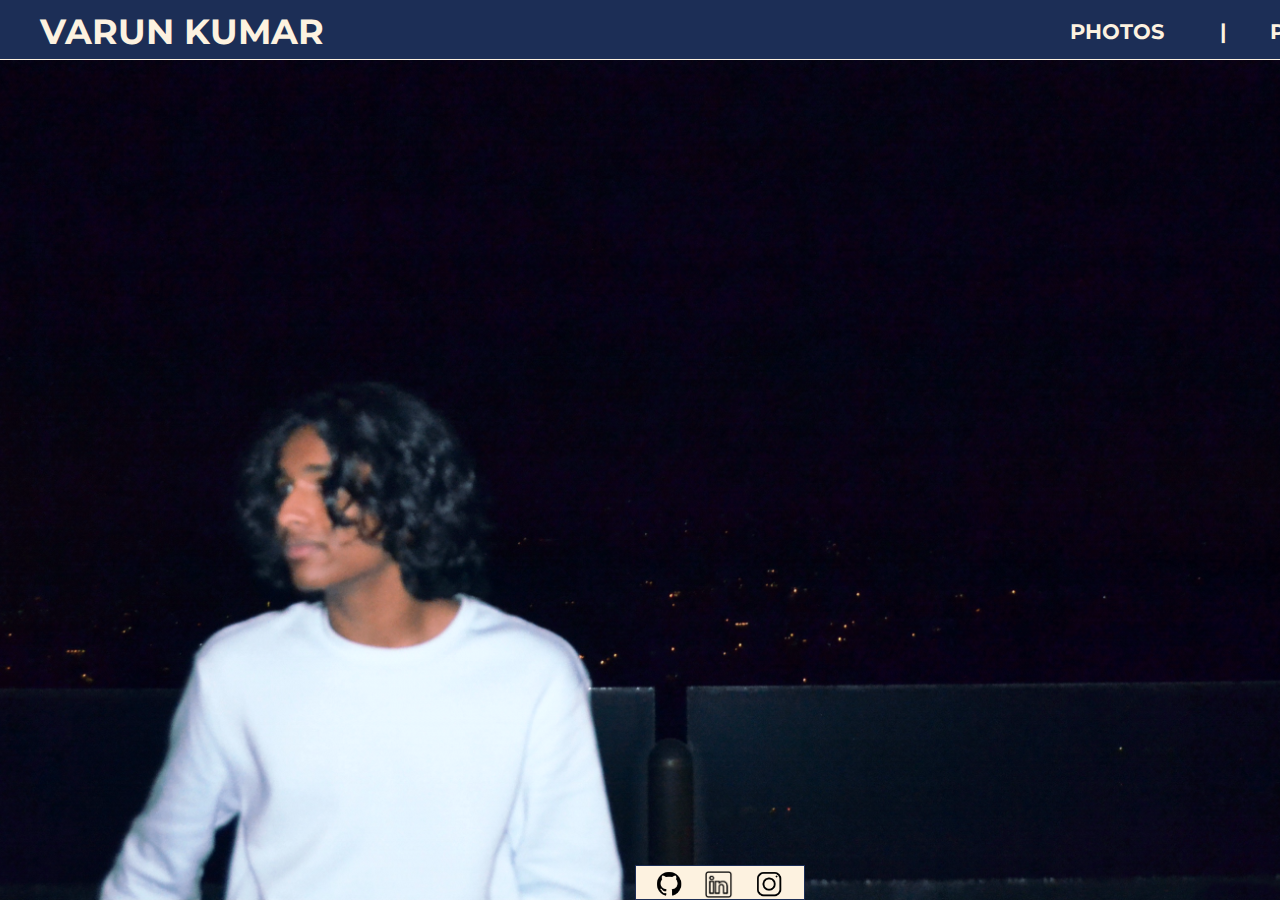
<file: vvkumar.html>
<!doctype html>
<html>
<head>
	<meta charset="utf-8">
	<meta name="viewport" content="width=device-width, initial-scale=1">
	<title>PRACTICE</title>
	<link href='https://fonts.googleapis.com/css?family=Montserrat' rel='stylesheet'>
	<style type="text/css">
	*{
		box-sizing: border-box;
	}
	html {
		background: url("IMG_1024 2.png") no-repeat center fixed;     
    	background-size: cover;
    	background-blend-mode: soft-light;
	}
	h1 {
		font-size: 35px;
		text-align: center;
		color: #fdf2e0;
		display: block;
		margin: 0px;
		font-family: 'Montserrat';
	}
	body {
		color:  whitesmoke;
		margin: 0;
		padding: 0;
	}
	.text1 {
		position: absolute;
		z-index: 1;
		top: 9.5px;
  		left: 40px;
	}
	.text1 a, .text1 a:link, .text1 a:visited, .text1 a:focus, .text1 a:hover, .text1 a:active {
		text-decoration: none;
		color: #fdf2e0;
		cursor: pointer;
	}
	.header {
		float: left;
		font-size: 21px;
		position:absolute;
		color: #fdf2e0;
		font-family: 'Montserrat';
		top: 1.5px;
	}
	.header a, .header a:link, .header a:visited, .header a:focus, .header a:hover, .header a:active {
		text-decoration: none;
		color: #fdf2e0;
		cursor: pointer;
	}
	.headerBox {
		width: 1440px;
		height: 60px;
		z-index: -1;
  		background-color: #1c2e56;
  		position: relative;
  		top:  0px;
  		left: 0px;
  		padding: 0px;
  		margin: 0px;
  		border-bottom: 1px solid #fdf2e0;
	}
	.footerBox {
		width: 170px;
		height: 35px;
		z-index: -1;
  		background-color: #fdf2e0;
  		border: 1px solid #1c2e56;
  		position: absolute;
  		bottom:  0px;
  		left: 635px;
  		padding: 0px;
  		margin: 0px;
	}
	</style>
	
</head>
<body>
	<h1 class = "text1"><a href = "vvkumar.html">VARUN KUMAR</a></h1>
	<div>
		<h2 class = "header" style = "left: 1070px;"><a href="vvkumar_photos.html">PHOTOS</a></h2>
		<h2 class = "header" style = "left: 1220px;"> | </h2>
		<h2 class = "header" style = "left: 1270px;"><a href="vvkumar_projects.html">PROJECTS</a></h2>
	</div>
	<div class = "headerBox"></div>
	<div class = "footerBox"></div>
	<div class = "footerIcons">
		<a href="https://www.instagram.com/vrn_kmr/">
			<img src="instagram_logo.png" target="_blank" height="30px" width="30px" style="position:absolute; bottom: 0px; left: 755px;">
		</a>
		<a href="https://www.linkedin.com/in/varunkumar5/">
			<img src="linkedin_logo.png" target="_blank" height="31px" width="31px" style="position:absolute; bottom: 0px; left: 703px;">
		</a>
		<a href="https://github.com/vvkumar2">
			<img src="github_logo.png" target="_blank" height="30px" width="30px" style="position:absolute; bottom: 0px; left: 655px;">
		</a>
	</div>
</body>
</html>
</file>
